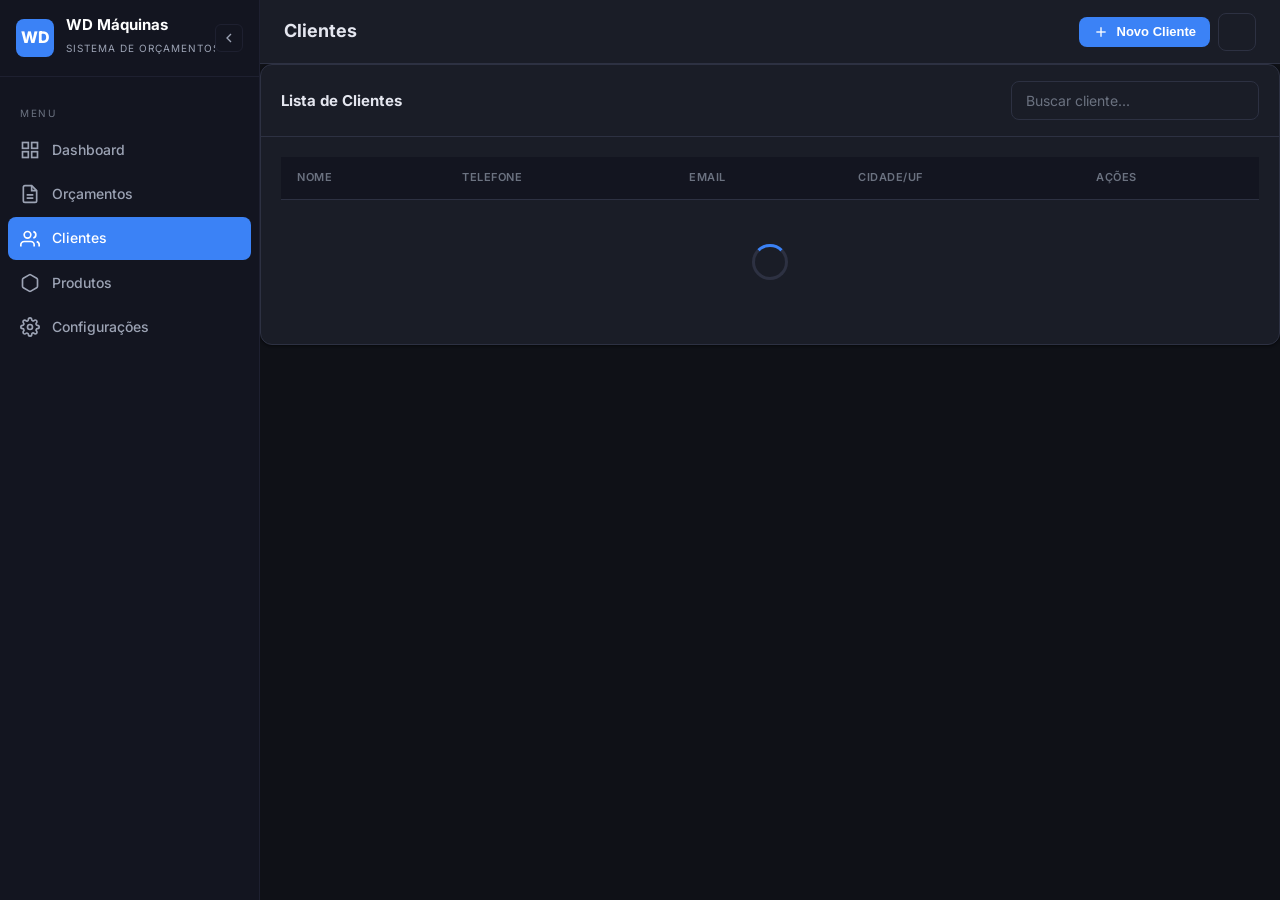
<file: clientes.html>
<!DOCTYPE html>
<html lang="pt-BR" data-theme="dark">
<head>
    <meta charset="UTF-8">
    <meta name="viewport" content="width=device-width, initial-scale=1.0">
    <title>Clientes - WD Máquinas</title>
    <link href="https://fonts.googleapis.com/css2?family=Inter:wght@300;400;500;600;700&display=swap" rel="stylesheet">
    <link rel="stylesheet" href="css/style.css">
</head>
<body>
    <div class="app-layout">
        <aside class="sidebar" id="sidebar">
            <div class="sidebar-header">
                <div class="sidebar-logo">
                    <div class="sidebar-logo-icon">WD</div>
                    <div class="sidebar-logo-text">
                        <h1>WD Máquinas</h1>
                        <span>Sistema de Orçamentos</span>
                    </div>
                </div>
                <button class="sidebar-toggle" id="sidebarCollapse">
                    <svg viewBox="0 0 24 24" fill="none" stroke="currentColor" stroke-width="2"><path d="M15 18l-6-6 6-6"/></svg>
                </button>
            </div>
            <nav class="sidebar-nav">
                <div class="sidebar-nav-label">Menu</div>
                <a href="index.html" class="sidebar-link">
                    <svg viewBox="0 0 24 24" fill="none" stroke="currentColor" stroke-width="2"><rect x="3" y="3" width="7" height="7"/><rect x="14" y="3" width="7" height="7"/><rect x="14" y="14" width="7" height="7"/><rect x="3" y="14" width="7" height="7"/></svg>
                    <span class="sidebar-link-text">Dashboard</span>
                </a>
                <a href="orcamentos.html" class="sidebar-link">
                    <svg viewBox="0 0 24 24" fill="none" stroke="currentColor" stroke-width="2"><path d="M14 2H6a2 2 0 0 0-2 2v16a2 2 0 0 0 2 2h12a2 2 0 0 0 2-2V8z"/><polyline points="14 2 14 8 20 8"/><line x1="16" y1="13" x2="8" y2="13"/><line x1="16" y1="17" x2="8" y2="17"/></svg>
                    <span class="sidebar-link-text">Orçamentos</span>
                </a>
                <a href="clientes.html" class="sidebar-link active">
                    <svg viewBox="0 0 24 24" fill="none" stroke="currentColor" stroke-width="2"><path d="M17 21v-2a4 4 0 0 0-4-4H5a4 4 0 0 0-4 4v2"/><circle cx="9" cy="7" r="4"/><path d="M23 21v-2a4 4 0 0 0-3-3.87"/><path d="M16 3.13a4 4 0 0 1 0 7.75"/></svg>
                    <span class="sidebar-link-text">Clientes</span>
                </a>
                <a href="produtos.html" class="sidebar-link">
                    <svg viewBox="0 0 24 24" fill="none" stroke="currentColor" stroke-width="2"><path d="M21 16V8a2 2 0 0 0-1-1.73l-7-4a2 2 0 0 0-2 0l-7 4A2 2 0 0 0 3 8v8a2 2 0 0 0 1 1.73l7 4a2 2 0 0 0 2 0l7-4A2 2 0 0 0 21 16z"/></svg>
                    <span class="sidebar-link-text">Produtos</span>
                </a>
                <a href="configuracoes.html" class="sidebar-link">
                    <svg viewBox="0 0 24 24" fill="none" stroke="currentColor" stroke-width="2"><circle cx="12" cy="12" r="3"/><path d="M19.4 15a1.65 1.65 0 0 0 .33 1.82l.06.06a2 2 0 0 1 0 2.83 2 2 0 0 1-2.83 0l-.06-.06a1.65 1.65 0 0 0-1.82-.33 1.65 1.65 0 0 0-1 1.51V21a2 2 0 0 1-2 2 2 2 0 0 1-2-2v-.09A1.65 1.65 0 0 0 9 19.4a1.65 1.65 0 0 0-1.82.33l-.06.06a2 2 0 0 1-2.83 0 2 2 0 0 1 0-2.83l.06-.06A1.65 1.65 0 0 0 4.68 15a1.65 1.65 0 0 0-1.51-1H3a2 2 0 0 1-2-2 2 2 0 0 1 2-2h.09A1.65 1.65 0 0 0 4.6 9a1.65 1.65 0 0 0-.33-1.82l-.06-.06a2 2 0 0 1 0-2.83 2 2 0 0 1 2.83 0l.06.06A1.65 1.65 0 0 0 9 4.68a1.65 1.65 0 0 0 1-1.51V3a2 2 0 0 1 2-2 2 2 0 0 1 2 2v.09a1.65 1.65 0 0 0 1 1.51 1.65 1.65 0 0 0 1.82-.33l.06-.06a2 2 0 0 1 2.83 0 2 2 0 0 1 0 2.83l-.06.06a1.65 1.65 0 0 0-.33 1.82V9a1.65 1.65 0 0 0 1.51 1H21a2 2 0 0 1 2 2 2 2 0 0 1-2 2h-.09a1.65 1.65 0 0 0-1.51 1z"/></svg>
                    <span class="sidebar-link-text">Configurações</span>
                </a>
            </nav>
        </aside>
        <div class="sidebar-overlay" id="sidebarOverlay"></div>

        <main class="main-content">
            <header class="main-header">
                <div class="header-left">
                    <button class="menu-toggle" id="menuToggle">
                        <svg viewBox="0 0 24 24" fill="none" stroke="currentColor" stroke-width="2"><line x1="3" y1="12" x2="21" y2="12"/><line x1="3" y1="6" x2="21" y2="6"/><line x1="3" y1="18" x2="21" y2="18"/></svg>
                    </button>
                    <h2>Clientes</h2>
                </div>
                <div class="header-right">
                    <button class="btn btn-primary btn-sm" id="btnNovoCliente">
                        <svg viewBox="0 0 24 24" fill="none" stroke="currentColor" stroke-width="2"><line x1="12" y1="5" x2="12" y2="19"/><line x1="5" y1="12" x2="19" y2="12"/></svg>
                        <span>Novo Cliente</span>
                    </button>
                    <button class="theme-toggle" id="themeToggle"></button>
                </div>
            </header>

            <div class="content-body">
                <div class="card">
                    <div class="card-header">
                        <h3>Lista de Clientes</h3>
                        <input type="text" id="searchCliente" placeholder="Buscar cliente..." class="form-input" style="max-width:300px;">
                    </div>
                    <div class="card-body">
                        <div class="table-container">
                            <table>
                                <thead>
                                    <tr>
                                        <th>Nome</th>
                                        <th>Telefone</th>
                                        <th>Email</th>
                                        <th>Cidade/UF</th>
                                        <th>Ações</th>
                                    </tr>
                                </thead>
                                <tbody id="clientesTableBody">
                                    <tr><td colspan="5" style="text-align:center;"><div class="spinner"></div></td></tr>
                                </tbody>
                            </table>
                        </div>
                    </div>
                </div>
            </div>
        </main>
    </div>

    <!-- Modal Criar/Editar Cliente -->
    <div class="modal-overlay" id="modalCliente">
        <div class="modal">
            <div class="modal-header">
                <h3 id="modalClienteTitulo">Novo Cliente</h3>
                <button class="modal-close" id="btnFecharModalCliente">&times;</button>
            </div>
            <div class="modal-body">
                <form id="formCliente">
                    <input type="hidden" id="clienteId">
                    <div class="form-grid">
                        <div class="form-group full-width">
                            <label for="clienteNome">Nome *</label>
                            <input type="text" id="clienteNome" class="form-input" required>
                        </div>
                        <div class="form-group">
                            <label for="clienteCpfCnpj">CPF/CNPJ</label>
                            <input type="text" id="clienteCpfCnpj" class="form-input" maxlength="18">
                        </div>
                        <div class="form-group">
                            <label for="clienteTelefone">Telefone</label>
                            <input type="text" id="clienteTelefone" class="form-input" maxlength="15">
                        </div>
                        <div class="form-group full-width">
                            <label for="clienteEmail">Email</label>
                            <input type="email" id="clienteEmail" class="form-input">
                        </div>
                        <div class="form-group full-width">
                            <label for="clienteEndereco">Endereço</label>
                            <input type="text" id="clienteEndereco" class="form-input">
                        </div>
                        <div class="form-group">
                            <label for="clienteCidade">Cidade</label>
                            <input type="text" id="clienteCidade" class="form-input">
                        </div>
                        <div class="form-group">
                            <label for="clienteEstado">Estado</label>
                            <select id="clienteEstado" class="form-input">
                                <option value="">Selecione</option>
                                <option value="AC">AC</option><option value="AL">AL</option>
                                <option value="AP">AP</option><option value="AM">AM</option>
                                <option value="BA">BA</option><option value="CE">CE</option>
                                <option value="DF">DF</option><option value="ES">ES</option>
                                <option value="GO">GO</option><option value="MA">MA</option>
                                <option value="MT">MT</option><option value="MS">MS</option>
                                <option value="MG">MG</option><option value="PA">PA</option>
                                <option value="PB">PB</option><option value="PR">PR</option>
                                <option value="PE">PE</option><option value="PI">PI</option>
                                <option value="RJ">RJ</option><option value="RN">RN</option>
                                <option value="RS">RS</option><option value="RO">RO</option>
                                <option value="RR">RR</option><option value="SC">SC</option>
                                <option value="SP">SP</option><option value="SE">SE</option>
                                <option value="TO">TO</option>
                            </select>
                        </div>
                        <div class="form-group">
                            <label for="clienteCep">CEP</label>
                            <input type="text" id="clienteCep" class="form-input" maxlength="9">
                        </div>
                    </div>
                    <div class="modal-footer">
                        <button type="button" class="btn btn-secondary" id="btnCancelarCliente">Cancelar</button>
                        <button type="submit" class="btn btn-primary">Salvar</button>
                    </div>
                </form>
            </div>
        </div>
    </div>

    <!-- Modal Confirmar Exclusão -->
    <div class="modal-overlay" id="modalDeleteCliente">
        <div class="modal" style="max-width:440px;">
            <div class="modal-header">
                <h3>Confirmar Exclusão</h3>
                <button class="modal-close" id="btnFecharModalDelete">&times;</button>
            </div>
            <div class="modal-body">
                <p>Tem certeza que deseja excluir este cliente? Esta ação não pode ser desfeita.</p>
            </div>
            <div class="modal-footer">
                <button class="btn btn-secondary" id="btnCancelarDelete">Cancelar</button>
                <button class="btn btn-danger" id="btnConfirmarDelete">Excluir</button>
            </div>
        </div>
    </div>

    <div class="toast-container" id="toastContainer"></div>

    <script src="js/app.js"></script>
    <script src="js/clientes.js"></script>
</body>
</html>
</file>
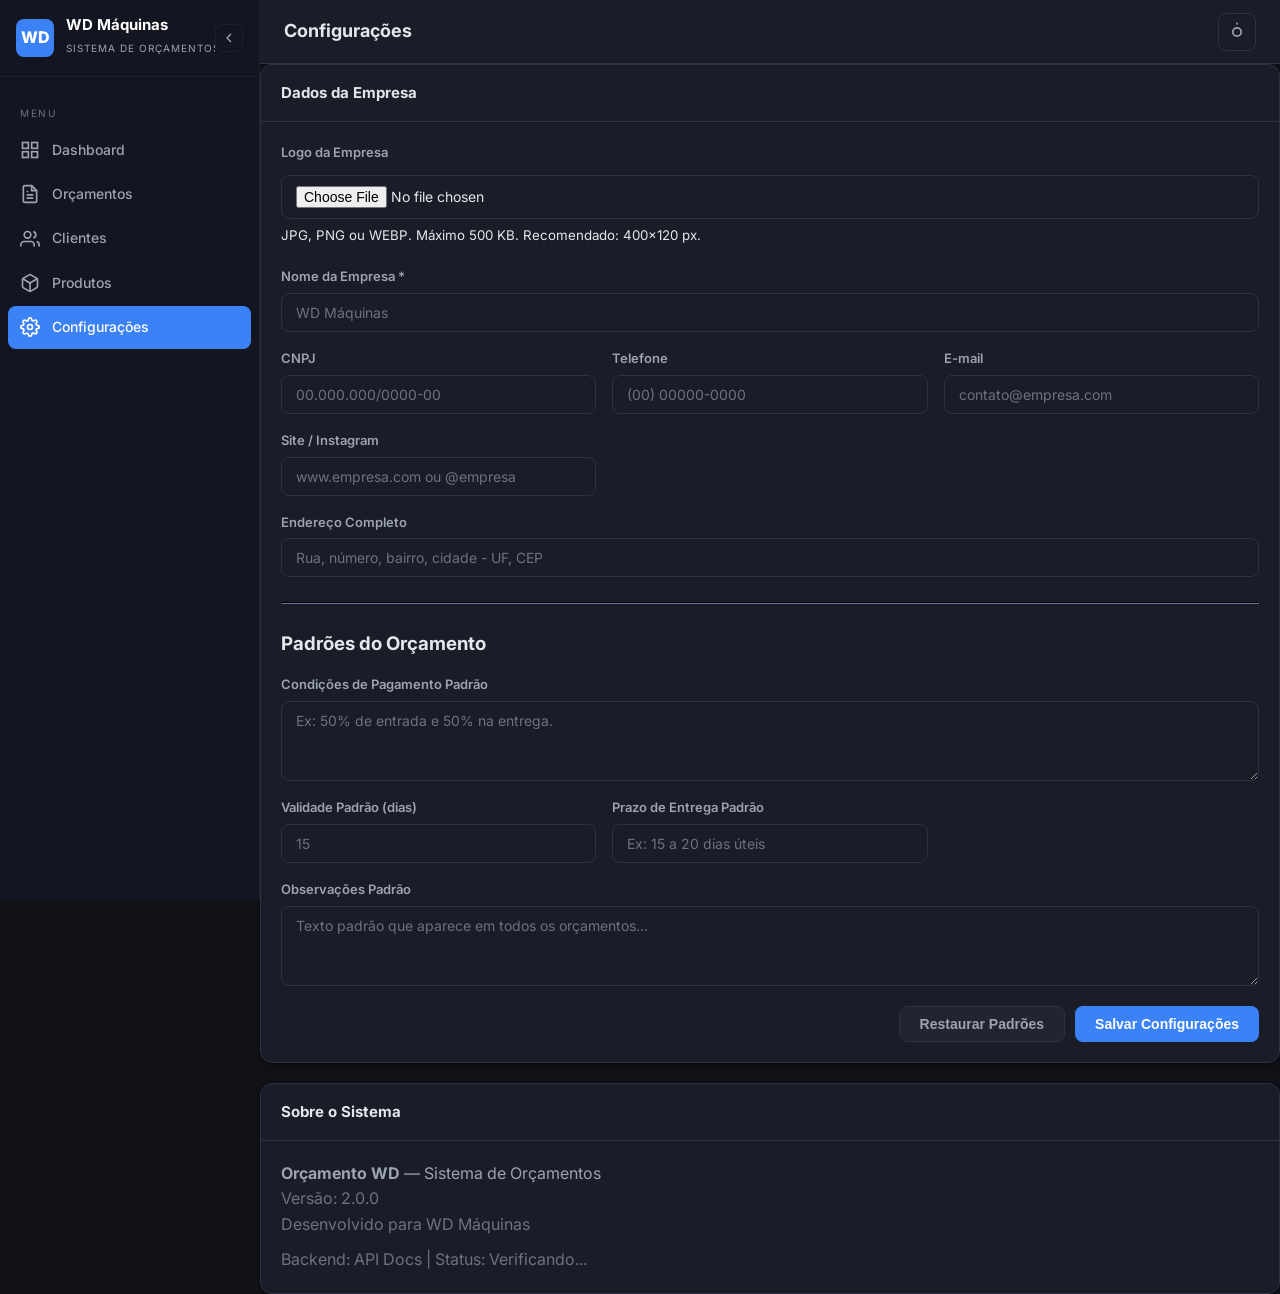
<file: configuracoes.html>
<!DOCTYPE html>
<html lang="pt-BR" data-theme="dark">
<head>
    <meta charset="UTF-8">
    <meta name="viewport" content="width=device-width, initial-scale=1.0">
    <title>Configurações | WD Máquinas</title>
    <link rel="preconnect" href="https://fonts.googleapis.com">
    <link rel="preconnect" href="https://fonts.gstatic.com" crossorigin>
    <link href="https://fonts.googleapis.com/css2?family=Inter:wght@400;500;600;700;800&display=swap" rel="stylesheet">
    <link rel="stylesheet" href="css/style.css">
</head>
<body>
    <div class="app-layout">

        <div class="sidebar-overlay" id="sidebarOverlay"></div>

        <aside class="sidebar" id="sidebar">
            <div class="sidebar-header">
                <div class="sidebar-logo">
                    <div class="sidebar-logo-icon">WD</div>
                    <div class="sidebar-logo-text">
                        <h1>WD Máquinas</h1>
                        <span>Sistema de Orçamentos</span>
                    </div>
                </div>
                <button class="sidebar-toggle" id="sidebarCollapse" aria-label="Recolher menu">
                    <svg width="20" height="20" viewBox="0 0 24 24" fill="none" stroke="currentColor" stroke-width="2"><path d="M15 18l-6-6 6-6"/></svg>
                </button>
            </div>
            <nav class="sidebar-nav">
                <div class="sidebar-nav-label">Menu</div>
                <a href="index.html" class="sidebar-link" title="Dashboard">
                    <svg width="20" height="20" viewBox="0 0 24 24" fill="none" stroke="currentColor" stroke-width="2"><rect x="3" y="3" width="7" height="7"/><rect x="14" y="3" width="7" height="7"/><rect x="3" y="14" width="7" height="7"/><rect x="14" y="14" width="7" height="7"/></svg>
                    <span class="sidebar-link-text">Dashboard</span>
                </a>
                <a href="orcamentos.html" class="sidebar-link" title="Orçamentos">
                    <svg width="20" height="20" viewBox="0 0 24 24" fill="none" stroke="currentColor" stroke-width="2"><path d="M14 2H6a2 2 0 0 0-2 2v16a2 2 0 0 0 2 2h12a2 2 0 0 0 2-2V8z"/><polyline points="14 2 14 8 20 8"/><line x1="16" y1="13" x2="8" y2="13"/><line x1="16" y1="17" x2="8" y2="17"/><polyline points="10 9 9 9 8 9"/></svg>
                    <span class="sidebar-link-text">Orçamentos</span>
                </a>
                <a href="clientes.html" class="sidebar-link" title="Clientes">
                    <svg width="20" height="20" viewBox="0 0 24 24" fill="none" stroke="currentColor" stroke-width="2"><path d="M17 21v-2a4 4 0 0 0-4-4H5a4 4 0 0 0-4 4v2"/><circle cx="9" cy="7" r="4"/><path d="M23 21v-2a4 4 0 0 0-3-3.87"/><path d="M16 3.13a4 4 0 0 1 0 7.75"/></svg>
                    <span class="sidebar-link-text">Clientes</span>
                </a>
                <a href="produtos.html" class="sidebar-link" title="Produtos">
                    <svg width="20" height="20" viewBox="0 0 24 24" fill="none" stroke="currentColor" stroke-width="2"><path d="M21 16V8a2 2 0 0 0-1-1.73l-7-4a2 2 0 0 0-2 0l-7 4A2 2 0 0 0 3 8v8a2 2 0 0 0 1 1.73l7 4a2 2 0 0 0 2 0l7-4A2 2 0 0 0 21 16z"/><polyline points="3.27 6.96 12 12.01 20.73 6.96"/><line x1="12" y1="22.08" x2="12" y2="12"/></svg>
                    <span class="sidebar-link-text">Produtos</span>
                </a>
                <a href="configuracoes.html" class="sidebar-link active" title="Configurações">
                    <svg width="20" height="20" viewBox="0 0 24 24" fill="none" stroke="currentColor" stroke-width="2"><circle cx="12" cy="12" r="3"/><path d="M19.4 15a1.65 1.65 0 0 0 .33 1.82l.06.06a2 2 0 0 1 0 2.83 2 2 0 0 1-2.83 0l-.06-.06a1.65 1.65 0 0 0-1.82-.33 1.65 1.65 0 0 0-1 1.51V21a2 2 0 0 1-2 2 2 2 0 0 1-2-2v-.09A1.65 1.65 0 0 0 9 19.4a1.65 1.65 0 0 0-1.82.33l-.06.06a2 2 0 0 1-2.83 0 2 2 0 0 1 0-2.83l.06-.06A1.65 1.65 0 0 0 4.68 15a1.65 1.65 0 0 0-1.51-1H3a2 2 0 0 1-2-2 2 2 0 0 1 2-2h.09A1.65 1.65 0 0 0 4.6 9a1.65 1.65 0 0 0-.33-1.82l-.06-.06a2 2 0 0 1 0-2.83 2 2 0 0 1 2.83 0l.06.06A1.65 1.65 0 0 0 9 4.68a1.65 1.65 0 0 0 1-1.51V3a2 2 0 0 1 2-2 2 2 0 0 1 2 2v.09a1.65 1.65 0 0 0 1 1.51 1.65 1.65 0 0 0 1.82-.33l.06-.06a2 2 0 0 1 2.83 0 2 2 0 0 1 0 2.83l-.06.06a1.65 1.65 0 0 0-.33 1.82V9a1.65 1.65 0 0 0 1.51 1H21a2 2 0 0 1 2 2 2 2 0 0 1-2 2h-.09a1.65 1.65 0 0 0-1.51 1z"/></svg>
                    <span class="sidebar-link-text">Configurações</span>
                </a>
            </nav>
        </aside>

        <main class="main-content">
            <header class="main-header" id="mainHeader">
                <div class="header-left">
                    <button class="menu-toggle" id="menuToggle" aria-label="Abrir menu">
                        <svg width="24" height="24" viewBox="0 0 24 24" fill="none" stroke="currentColor" stroke-width="2"><line x1="3" y1="12" x2="21" y2="12"/><line x1="3" y1="6" x2="21" y2="6"/><line x1="3" y1="18" x2="21" y2="18"/></svg>
                    </button>
                    <h2>Configurações</h2>
                </div>
                <div class="header-right">
                    <button class="theme-toggle" id="themeToggle" title="Alternar tema">
                        <svg width="20" height="20" viewBox="0 0 24 24" fill="none" stroke="currentColor" stroke-width="2"><circle cx="12" cy="12" r="5"/><line x1="12" y1="1" x2="12" y2="3"/></svg>
                    </button>
                </div>
            </header>

            <div class="content-body">
                <div class="card">
                    <div class="card-header">
                        <h3>Dados da Empresa</h3>
                    </div>
                    <div class="card-body">
                        <form id="formConfigEmpresa">
                            <div class="form-group" style="margin-bottom:20px;">
                                <label for="cfgLogo">Logo da Empresa</label>
                                <div id="cfgLogoPreview" class="image-preview-container"></div>
                                <input type="file" id="cfgLogo" class="form-input" accept="image/jpeg,image/png,image/webp">
                                <small class="form-hint">JPG, PNG ou WEBP. Máximo 500 KB. Recomendado: 400×120 px.</small>
                            </div>

                            <div class="form-grid">
                                <div class="form-group full-width">
                                    <label for="cfgNomeEmpresa">Nome da Empresa *</label>
                                    <input type="text" id="cfgNomeEmpresa" class="form-input" required placeholder="WD Máquinas">
                                </div>
                                <div class="form-group">
                                    <label for="cfgCnpj">CNPJ</label>
                                    <input type="text" id="cfgCnpj" class="form-input" placeholder="00.000.000/0000-00" maxlength="18">
                                </div>
                                <div class="form-group">
                                    <label for="cfgTelefone">Telefone</label>
                                    <input type="text" id="cfgTelefone" class="form-input" placeholder="(00) 00000-0000" maxlength="15">
                                </div>
                                <div class="form-group">
                                    <label for="cfgEmail">E-mail</label>
                                    <input type="email" id="cfgEmail" class="form-input" placeholder="contato@empresa.com">
                                </div>
                                <div class="form-group">
                                    <label for="cfgSite">Site / Instagram</label>
                                    <input type="text" id="cfgSite" class="form-input" placeholder="www.empresa.com ou @empresa">
                                </div>
                                <div class="form-group full-width">
                                    <label for="cfgEndereco">Endereço Completo</label>
                                    <input type="text" id="cfgEndereco" class="form-input" placeholder="Rua, número, bairro, cidade - UF, CEP">
                                </div>
                            </div>

                            <hr style="margin:25px 0;border-color:var(--border-color);">

                            <h3 style="margin-bottom:15px;color:var(--text-primary);">Padrões do Orçamento</h3>
                            <div class="form-grid">
                                <div class="form-group full-width">
                                    <label for="cfgCondicoesPadrao">Condições de Pagamento Padrão</label>
                                    <textarea id="cfgCondicoesPadrao" class="form-input" rows="3" placeholder="Ex: 50% de entrada e 50% na entrega."></textarea>
                                </div>
                                <div class="form-group">
                                    <label for="cfgValidadeDias">Validade Padrão (dias)</label>
                                    <input type="number" id="cfgValidadeDias" class="form-input" min="1" max="365" placeholder="15">
                                </div>
                                <div class="form-group">
                                    <label for="cfgPrazoEntregaPadrao">Prazo de Entrega Padrão</label>
                                    <input type="text" id="cfgPrazoEntregaPadrao" class="form-input" placeholder="Ex: 15 a 20 dias úteis">
                                </div>
                                <div class="form-group full-width">
                                    <label for="cfgObservacoesPadrao">Observações Padrão</label>
                                    <textarea id="cfgObservacoesPadrao" class="form-input" rows="3" placeholder="Texto padrão que aparece em todos os orçamentos..."></textarea>
                                </div>
                            </div>

                            <div style="margin-top:20px;display:flex;gap:10px;justify-content:flex-end;">
                                <button type="button" class="btn btn-secondary" id="btnResetarConfig">Restaurar Padrões</button>
                                <button type="submit" class="btn btn-primary" id="btnSalvarConfig">Salvar Configurações</button>
                            </div>
                        </form>
                    </div>
                </div>

                <div class="card" style="margin-top:20px;">
                    <div class="card-header">
                        <h3>Sobre o Sistema</h3>
                    </div>
                    <div class="card-body">
                        <p style="color:var(--text-secondary);"><strong>Orçamento WD</strong> — Sistema de Orçamentos</p>
                        <p style="color:var(--text-muted);">Versão: 2.0.0</p>
                        <p style="color:var(--text-muted);">Desenvolvido para WD Máquinas</p>
                        <p style="margin-top:10px;color:var(--text-muted);">
                            Backend: <a href="" id="cfgApiDocsLink" target="_blank" rel="noopener" style="color:var(--color-primary);">API Docs</a>
                            | Status: <span id="cfgApiStatus">Verificando...</span>
                        </p>
                    </div>
                </div>
            </div>
        </main>
    </div>

    <div id="toastContainer" class="toast-container"></div>

    <script src="js/app.js"></script>
    <script src="js/configuracoes.js"></script>
</body>
</html>
</file>
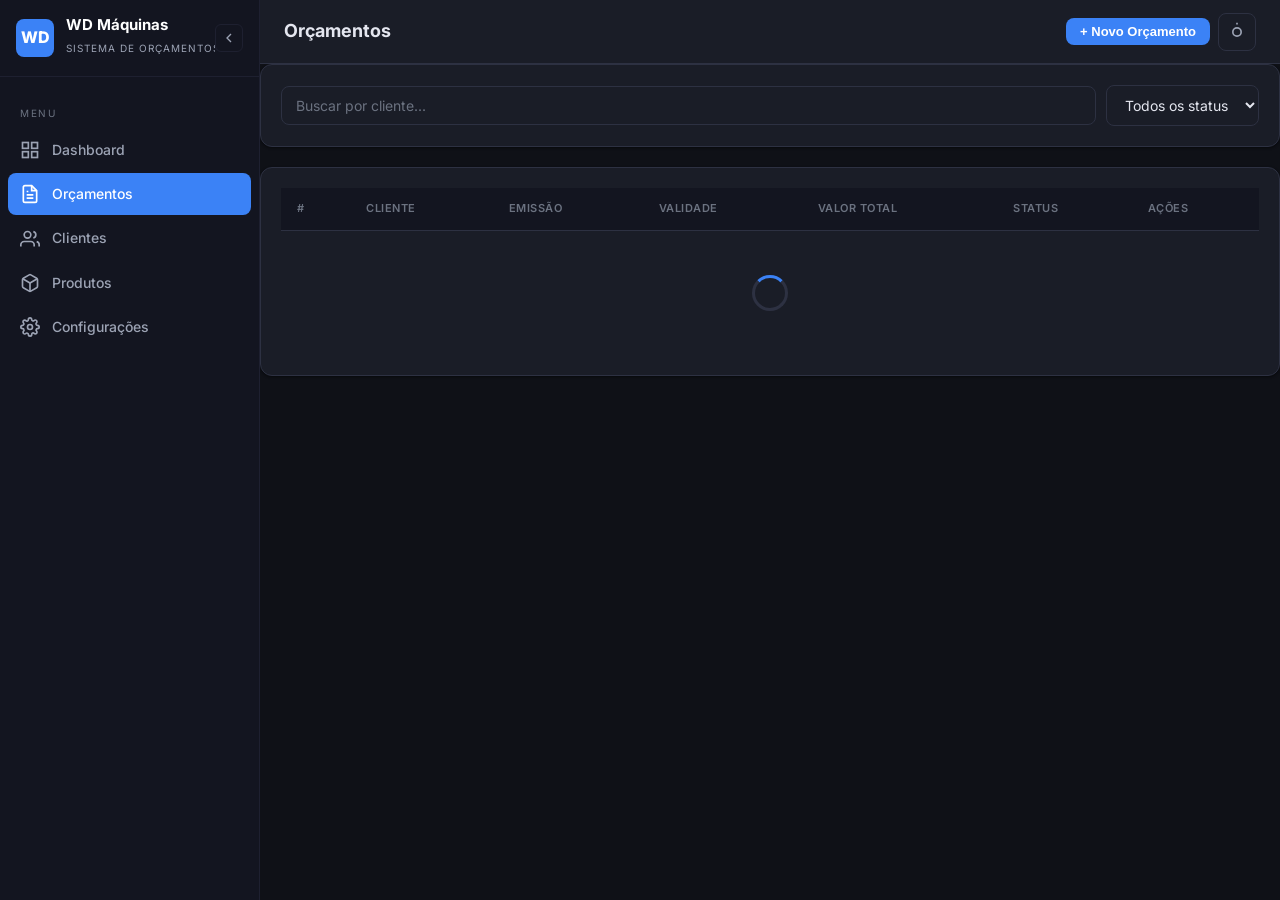
<file: orcamentos.html>
<!DOCTYPE html>
<html lang="pt-BR" data-theme="dark">
<head>
    <meta charset="UTF-8">
    <meta name="viewport" content="width=device-width, initial-scale=1.0">
    <title>Orçamentos | WD Máquinas</title>
    <link rel="preconnect" href="https://fonts.googleapis.com">
    <link rel="preconnect" href="https://fonts.gstatic.com" crossorigin>
    <link href="https://fonts.googleapis.com/css2?family=Inter:wght@400;500;600;700;800&display=swap" rel="stylesheet">
    <link rel="stylesheet" href="css/style.css">
</head>
<body>
    <div class="app-layout">

        <div class="sidebar-overlay" id="sidebarOverlay"></div>

        <aside class="sidebar" id="sidebar">
            <div class="sidebar-header">
                <div class="sidebar-logo">
                    <div class="sidebar-logo-icon">WD</div>
                    <div class="sidebar-logo-text">
                        <h1>WD Máquinas</h1>
                        <span>Sistema de Orçamentos</span>
                    </div>
                </div>
                <button class="sidebar-toggle" id="sidebarCollapse" aria-label="Recolher menu">
                    <svg width="20" height="20" viewBox="0 0 24 24" fill="none" stroke="currentColor" stroke-width="2"><path d="M15 18l-6-6 6-6"/></svg>
                </button>
            </div>
            <nav class="sidebar-nav">
                <div class="sidebar-nav-label">Menu</div>
                <a href="index.html" class="sidebar-link" title="Dashboard">
                    <svg width="20" height="20" viewBox="0 0 24 24" fill="none" stroke="currentColor" stroke-width="2"><rect x="3" y="3" width="7" height="7"/><rect x="14" y="3" width="7" height="7"/><rect x="3" y="14" width="7" height="7"/><rect x="14" y="14" width="7" height="7"/></svg>
                    <span class="sidebar-link-text">Dashboard</span>
                </a>
                <a href="orcamentos.html" class="sidebar-link active" title="Orçamentos">
                    <svg width="20" height="20" viewBox="0 0 24 24" fill="none" stroke="currentColor" stroke-width="2"><path d="M14 2H6a2 2 0 0 0-2 2v16a2 2 0 0 0 2 2h12a2 2 0 0 0 2-2V8z"/><polyline points="14 2 14 8 20 8"/><line x1="16" y1="13" x2="8" y2="13"/><line x1="16" y1="17" x2="8" y2="17"/><polyline points="10 9 9 9 8 9"/></svg>
                    <span class="sidebar-link-text">Orçamentos</span>
                </a>
                <a href="clientes.html" class="sidebar-link" title="Clientes">
                    <svg width="20" height="20" viewBox="0 0 24 24" fill="none" stroke="currentColor" stroke-width="2"><path d="M17 21v-2a4 4 0 0 0-4-4H5a4 4 0 0 0-4 4v2"/><circle cx="9" cy="7" r="4"/><path d="M23 21v-2a4 4 0 0 0-3-3.87"/><path d="M16 3.13a4 4 0 0 1 0 7.75"/></svg>
                    <span class="sidebar-link-text">Clientes</span>
                </a>
                <a href="produtos.html" class="sidebar-link" title="Produtos">
                    <svg width="20" height="20" viewBox="0 0 24 24" fill="none" stroke="currentColor" stroke-width="2"><path d="M21 16V8a2 2 0 0 0-1-1.73l-7-4a2 2 0 0 0-2 0l-7 4A2 2 0 0 0 3 8v8a2 2 0 0 0 1 1.73l7 4a2 2 0 0 0 2 0l7-4A2 2 0 0 0 21 16z"/><polyline points="3.27 6.96 12 12.01 20.73 6.96"/><line x1="12" y1="22.08" x2="12" y2="12"/></svg>
                    <span class="sidebar-link-text">Produtos</span>
                </a>
                <a href="configuracoes.html" class="sidebar-link" title="Configurações">
                    <svg width="20" height="20" viewBox="0 0 24 24" fill="none" stroke="currentColor" stroke-width="2"><circle cx="12" cy="12" r="3"/><path d="M19.4 15a1.65 1.65 0 0 0 .33 1.82l.06.06a2 2 0 0 1 0 2.83 2 2 0 0 1-2.83 0l-.06-.06a1.65 1.65 0 0 0-1.82-.33 1.65 1.65 0 0 0-1 1.51V21a2 2 0 0 1-2 2 2 2 0 0 1-2-2v-.09A1.65 1.65 0 0 0 9 19.4a1.65 1.65 0 0 0-1.82.33l-.06.06a2 2 0 0 1-2.83 0 2 2 0 0 1 0-2.83l.06-.06A1.65 1.65 0 0 0 4.68 15a1.65 1.65 0 0 0-1.51-1H3a2 2 0 0 1-2-2 2 2 0 0 1 2-2h.09A1.65 1.65 0 0 0 4.6 9a1.65 1.65 0 0 0-.33-1.82l-.06-.06a2 2 0 0 1 0-2.83 2 2 0 0 1 2.83 0l.06.06A1.65 1.65 0 0 0 9 4.68a1.65 1.65 0 0 0 1-1.51V3a2 2 0 0 1 2-2 2 2 0 0 1 2 2v.09a1.65 1.65 0 0 0 1 1.51 1.65 1.65 0 0 0 1.82-.33l.06-.06a2 2 0 0 1 2.83 0 2 2 0 0 1 0 2.83l-.06.06a1.65 1.65 0 0 0-.33 1.82V9a1.65 1.65 0 0 0 1.51 1H21a2 2 0 0 1 2 2 2 2 0 0 1-2 2h-.09a1.65 1.65 0 0 0-1.51 1z"/></svg>
                    <span class="sidebar-link-text">Configurações</span>
                </a>
            </nav>
        </aside>

        <main class="main-content">
            <header class="main-header" id="mainHeader">
                <div class="header-left">
                    <button class="menu-toggle" id="menuToggle" aria-label="Abrir menu">
                        <svg width="24" height="24" viewBox="0 0 24 24" fill="none" stroke="currentColor" stroke-width="2"><line x1="3" y1="12" x2="21" y2="12"/><line x1="3" y1="6" x2="21" y2="6"/><line x1="3" y1="18" x2="21" y2="18"/></svg>
                    </button>
                    <h2 id="orcPageTitle">Orçamentos</h2>
                </div>
                <div class="header-right" id="orcHeaderActions">
                    <button class="btn btn-primary btn-sm" id="btnNovoOrcamento">+ Novo Orçamento</button>
                    <button class="theme-toggle" id="themeToggle" title="Alternar tema">
                        <svg width="20" height="20" viewBox="0 0 24 24" fill="none" stroke="currentColor" stroke-width="2"><circle cx="12" cy="12" r="5"/><line x1="12" y1="1" x2="12" y2="3"/></svg>
                    </button>
                </div>
            </header>

            <div class="content-body">

                <!-- SEÇÃO: Lista de Orçamentos -->
                <div id="secaoLista">
                    <div class="card">
                        <div class="card-body">
                            <div style="display:flex;gap:10px;flex-wrap:wrap;align-items:center;">
                                <input type="text" id="buscaOrcamento" class="form-input" placeholder="Buscar por cliente..." style="flex:1;min-width:200px;">
                                <select id="filtroStatus" class="form-input" style="width:auto;min-width:150px;">
                                    <option value="">Todos os status</option>
                                    <option value="pendente">Pendente</option>
                                    <option value="aprovado">Aprovado</option>
                                    <option value="recusado">Recusado</option>
                                    <option value="expirado">Expirado</option>
                                </select>
                            </div>
                        </div>
                    </div>

                    <div class="card" style="margin-top:20px;">
                        <div class="card-body">
                            <div class="table-container">
                                <table>
                                    <thead>
                                        <tr>
                                            <th>#</th>
                                            <th>Cliente</th>
                                            <th>Emissão</th>
                                            <th>Validade</th>
                                            <th>Valor Total</th>
                                            <th>Status</th>
                                            <th>Ações</th>
                                        </tr>
                                    </thead>
                                    <tbody id="tabelaOrcamentos">
                                        <tr><td colspan="7"><div class="spinner"></div></td></tr>
                                    </tbody>
                                </table>
                            </div>
                        </div>
                    </div>
                </div>

                <!-- SEÇÃO: Formulário Novo Orçamento -->
                <div id="secaoFormulario" style="display:none;">
                    <div class="card">
                        <div class="card-header">
                            <h3>Novo Orçamento</h3>
                            <button class="btn btn-secondary btn-sm" id="btnVoltarLista">← Voltar à lista</button>
                        </div>
                        <div class="card-body">
                            <form id="formOrcamento">
                                <div class="form-grid">
                                    <div class="form-group full-width">
                                        <label for="orcClienteId">Cliente *</label>
                                        <select id="orcClienteId" class="form-input" required>
                                            <option value="">Selecione um cliente...</option>
                                        </select>
                                    </div>
                                    <div class="form-group">
                                        <label for="orcDataEmissao">Data de Emissão</label>
                                        <input type="date" id="orcDataEmissao" class="form-input">
                                    </div>
                                    <div class="form-group">
                                        <label for="orcDataValidade">Data de Validade</label>
                                        <input type="date" id="orcDataValidade" class="form-input">
                                    </div>
                                    <div class="form-group">
                                        <label for="orcFormaPagamento">Forma de Pagamento</label>
                                        <input type="text" id="orcFormaPagamento" class="form-input" placeholder="Ex: 10x cartão ou 10% à vista">
                                    </div>
                                    <div class="form-group">
                                        <label for="orcPrazoEntrega">Prazo de Entrega</label>
                                        <input type="text" id="orcPrazoEntrega" class="form-input" placeholder="Ex: 5 dias úteis">
                                    </div>
                                    <div class="form-group full-width">
                                        <label for="orcObservacoes">Observações</label>
                                        <textarea id="orcObservacoes" class="form-input" rows="2" placeholder="Observações adicionais..."></textarea>
                                    </div>
                                </div>

                                <div style="margin-top:25px;">
                                    <div style="display:flex;justify-content:space-between;align-items:center;margin-bottom:15px;">
                                        <h3 style="margin:0;color:var(--text-primary);">Itens do Orçamento</h3>
                                        <button type="button" class="btn btn-success btn-sm" id="btnAdicionarItem">+ Adicionar Item</button>
                                    </div>
                                    <div id="itensContainer"></div>
                                    <div style="text-align:right;margin-top:16px;font-size:18px;font-weight:700;color:var(--text-primary);">
                                        TOTAL: <span id="orcTotalDisplay" style="color:var(--color-primary);">R$ 0,00</span>
                                    </div>
                                </div>

                                <div style="margin-top:20px;display:flex;gap:10px;justify-content:flex-end;">
                                    <button type="button" class="btn btn-secondary" id="btnCancelarOrcamento">Cancelar</button>
                                    <button type="submit" class="btn btn-primary" id="btnSalvarOrcamento">Salvar e Visualizar</button>
                                </div>
                            </form>
                        </div>
                    </div>
                </div>

            </div>
        </main>
    </div>

    <!-- Modal: Mudar Status -->
    <div class="modal-overlay" id="modalStatus">
        <div class="modal">
            <div class="modal-header">
                <h3>Alterar Status</h3>
                <button class="modal-close" id="btnFecharModalStatus">&times;</button>
            </div>
            <div class="modal-body">
                <input type="hidden" id="statusOrcamentoId">
                <div class="form-group">
                    <label for="novoStatus">Novo Status</label>
                    <select id="novoStatus" class="form-input">
                        <option value="pendente">Pendente</option>
                        <option value="aprovado">Aprovado</option>
                        <option value="recusado">Recusado</option>
                        <option value="expirado">Expirado</option>
                    </select>
                </div>
            </div>
            <div class="modal-footer">
                <button class="btn btn-secondary" id="btnCancelarStatus">Cancelar</button>
                <button class="btn btn-primary" id="btnConfirmarStatus">Confirmar</button>
            </div>
        </div>
    </div>

    <!-- Modal: Confirmar Exclusão -->
    <div class="modal-overlay" id="modalConfirmDeleteOrcamento">
        <div class="modal">
            <div class="modal-header">
                <h3>Confirmar Exclusão</h3>
                <button class="modal-close" id="btnFecharDeleteOrcamento">&times;</button>
            </div>
            <div class="modal-body">
                <p>Tem certeza que deseja excluir este orçamento? Esta ação não pode ser desfeita.</p>
            </div>
            <div class="modal-footer">
                <button class="btn btn-secondary" id="btnCancelarDeleteOrcamento">Cancelar</button>
                <button class="btn btn-danger" id="btnConfirmarDeleteOrcamento">Excluir</button>
            </div>
        </div>
    </div>

    <div id="toastContainer" class="toast-container"></div>

    <script src="js/app.js"></script>
    <script src="js/orcamentos.js"></script>
</body>
</html>
</file>
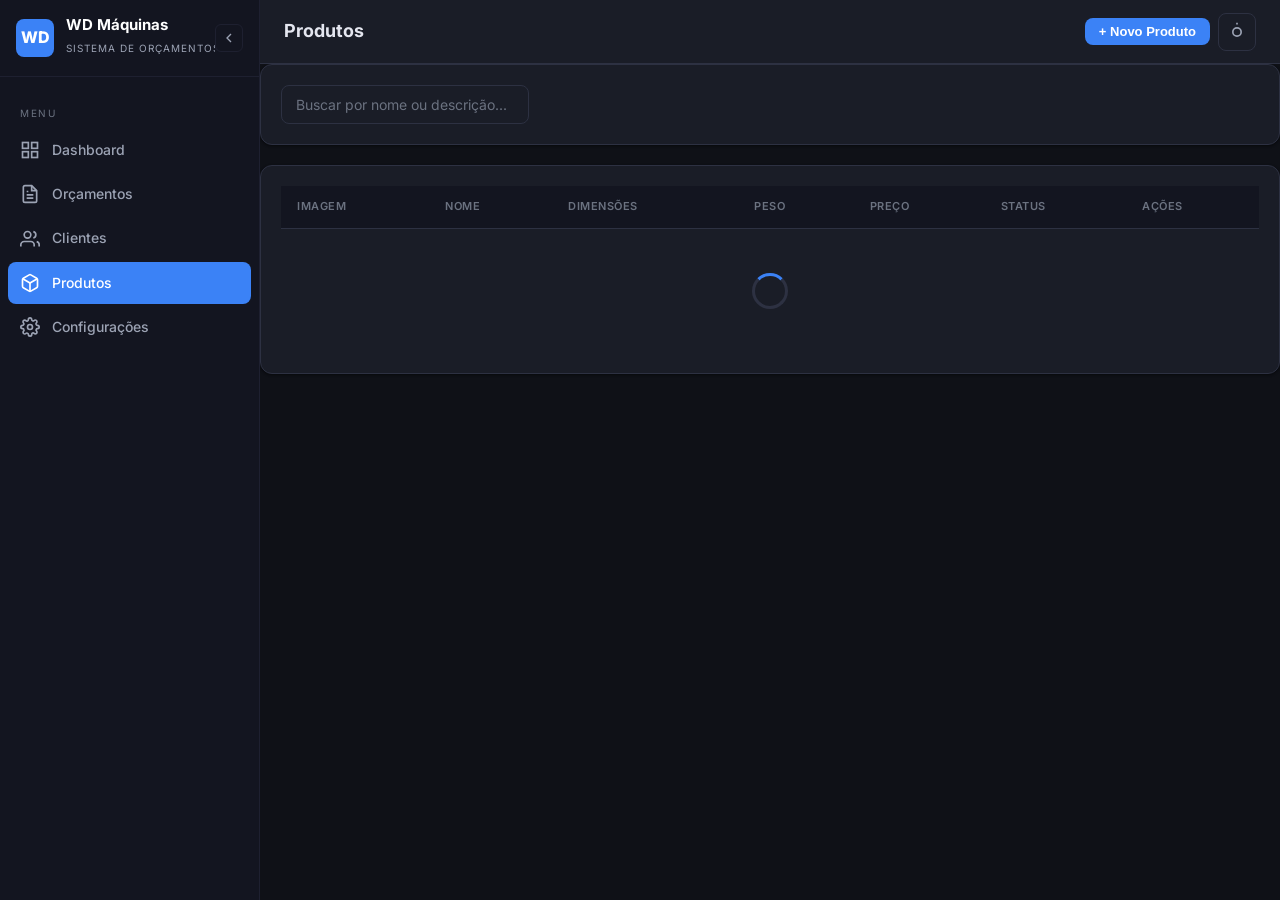
<file: produtos.html>
<!DOCTYPE html>
<html lang="pt-BR" data-theme="dark">
<head>
    <meta charset="UTF-8">
    <meta name="viewport" content="width=device-width, initial-scale=1.0">
    <title>Produtos | WD Máquinas</title>
    <link rel="preconnect" href="https://fonts.googleapis.com">
    <link rel="preconnect" href="https://fonts.gstatic.com" crossorigin>
    <link href="https://fonts.googleapis.com/css2?family=Inter:wght@400;500;600;700;800&display=swap" rel="stylesheet">
    <link rel="stylesheet" href="css/style.css">
</head>
<body>
    <div class="app-layout">

        <div class="sidebar-overlay" id="sidebarOverlay"></div>

        <aside class="sidebar" id="sidebar">
            <div class="sidebar-header">
                <div class="sidebar-logo">
                    <div class="sidebar-logo-icon">WD</div>
                    <div class="sidebar-logo-text">
                        <h1>WD Máquinas</h1>
                        <span>Sistema de Orçamentos</span>
                    </div>
                </div>
                <button class="sidebar-toggle" id="sidebarCollapse" aria-label="Recolher menu">
                    <svg width="20" height="20" viewBox="0 0 24 24" fill="none" stroke="currentColor" stroke-width="2"><path d="M15 18l-6-6 6-6"/></svg>
                </button>
            </div>
            <nav class="sidebar-nav">
                <div class="sidebar-nav-label">Menu</div>
                <a href="index.html" class="sidebar-link" title="Dashboard">
                    <svg width="20" height="20" viewBox="0 0 24 24" fill="none" stroke="currentColor" stroke-width="2"><rect x="3" y="3" width="7" height="7"/><rect x="14" y="3" width="7" height="7"/><rect x="3" y="14" width="7" height="7"/><rect x="14" y="14" width="7" height="7"/></svg>
                    <span class="sidebar-link-text">Dashboard</span>
                </a>
                <a href="orcamentos.html" class="sidebar-link" title="Orçamentos">
                    <svg width="20" height="20" viewBox="0 0 24 24" fill="none" stroke="currentColor" stroke-width="2"><path d="M14 2H6a2 2 0 0 0-2 2v16a2 2 0 0 0 2 2h12a2 2 0 0 0 2-2V8z"/><polyline points="14 2 14 8 20 8"/><line x1="16" y1="13" x2="8" y2="13"/><line x1="16" y1="17" x2="8" y2="17"/><polyline points="10 9 9 9 8 9"/></svg>
                    <span class="sidebar-link-text">Orçamentos</span>
                </a>
                <a href="clientes.html" class="sidebar-link" title="Clientes">
                    <svg width="20" height="20" viewBox="0 0 24 24" fill="none" stroke="currentColor" stroke-width="2"><path d="M17 21v-2a4 4 0 0 0-4-4H5a4 4 0 0 0-4 4v2"/><circle cx="9" cy="7" r="4"/><path d="M23 21v-2a4 4 0 0 0-3-3.87"/><path d="M16 3.13a4 4 0 0 1 0 7.75"/></svg>
                    <span class="sidebar-link-text">Clientes</span>
                </a>
                <a href="produtos.html" class="sidebar-link active" title="Produtos">
                    <svg width="20" height="20" viewBox="0 0 24 24" fill="none" stroke="currentColor" stroke-width="2"><path d="M21 16V8a2 2 0 0 0-1-1.73l-7-4a2 2 0 0 0-2 0l-7 4A2 2 0 0 0 3 8v8a2 2 0 0 0 1 1.73l7 4a2 2 0 0 0 2 0l7-4A2 2 0 0 0 21 16z"/><polyline points="3.27 6.96 12 12.01 20.73 6.96"/><line x1="12" y1="22.08" x2="12" y2="12"/></svg>
                    <span class="sidebar-link-text">Produtos</span>
                </a>
                <a href="configuracoes.html" class="sidebar-link" title="Configurações">
                    <svg width="20" height="20" viewBox="0 0 24 24" fill="none" stroke="currentColor" stroke-width="2"><circle cx="12" cy="12" r="3"/><path d="M19.4 15a1.65 1.65 0 0 0 .33 1.82l.06.06a2 2 0 0 1 0 2.83 2 2 0 0 1-2.83 0l-.06-.06a1.65 1.65 0 0 0-1.82-.33 1.65 1.65 0 0 0-1 1.51V21a2 2 0 0 1-2 2 2 2 0 0 1-2-2v-.09A1.65 1.65 0 0 0 9 19.4a1.65 1.65 0 0 0-1.82.33l-.06.06a2 2 0 0 1-2.83 0 2 2 0 0 1 0-2.83l.06-.06A1.65 1.65 0 0 0 4.68 15a1.65 1.65 0 0 0-1.51-1H3a2 2 0 0 1-2-2 2 2 0 0 1 2-2h.09A1.65 1.65 0 0 0 4.6 9a1.65 1.65 0 0 0-.33-1.82l-.06-.06a2 2 0 0 1 0-2.83 2 2 0 0 1 2.83 0l.06.06A1.65 1.65 0 0 0 9 4.68a1.65 1.65 0 0 0 1-1.51V3a2 2 0 0 1 2-2 2 2 0 0 1 2 2v.09a1.65 1.65 0 0 0 1 1.51 1.65 1.65 0 0 0 1.82-.33l.06-.06a2 2 0 0 1 2.83 0 2 2 0 0 1 0 2.83l-.06.06a1.65 1.65 0 0 0-.33 1.82V9a1.65 1.65 0 0 0 1.51 1H21a2 2 0 0 1 2 2 2 2 0 0 1-2 2h-.09a1.65 1.65 0 0 0-1.51 1z"/></svg>
                    <span class="sidebar-link-text">Configurações</span>
                </a>
            </nav>
        </aside>

        <main class="main-content">
            <header class="main-header" id="mainHeader">
                <div class="header-left">
                    <button class="menu-toggle" id="menuToggle" aria-label="Abrir menu">
                        <svg width="24" height="24" viewBox="0 0 24 24" fill="none" stroke="currentColor" stroke-width="2"><line x1="3" y1="12" x2="21" y2="12"/><line x1="3" y1="6" x2="21" y2="6"/><line x1="3" y1="18" x2="21" y2="18"/></svg>
                    </button>
                    <h2>Produtos</h2>
                </div>
                <div class="header-right">
                    <button class="btn btn-primary btn-sm" id="btnNovoProduto">+ Novo Produto</button>
                    <button class="theme-toggle" id="themeToggle" title="Alternar tema">
                        <svg width="20" height="20" viewBox="0 0 24 24" fill="none" stroke="currentColor" stroke-width="2"><circle cx="12" cy="12" r="5"/><line x1="12" y1="1" x2="12" y2="3"/></svg>
                    </button>
                </div>
            </header>

            <div class="content-body">
                <div class="card">
                    <div class="card-body">
                        <input type="text" id="buscaProduto" class="form-input" placeholder="Buscar por nome ou descrição...">
                    </div>
                </div>

                <div class="card" style="margin-top: 20px;">
                    <div class="card-body">
                        <div class="table-container">
                            <table>
                                <thead>
                                    <tr>
                                        <th>Imagem</th>
                                        <th>Nome</th>
                                        <th>Dimensões</th>
                                        <th>Peso</th>
                                        <th>Preço</th>
                                        <th>Status</th>
                                        <th>Ações</th>
                                    </tr>
                                </thead>
                                <tbody id="tabelaProdutos">
                                    <tr>
                                        <td colspan="7"><div class="spinner"></div></td>
                                    </tr>
                                </tbody>
                            </table>
                        </div>
                    </div>
                </div>
            </div>
        </main>
    </div>

    <!-- Modal: Criar/Editar Produto -->
    <div class="modal-overlay" id="modalProduto">
        <div class="modal modal-lg">
            <div class="modal-header">
                <h3 id="modalProdutoTitulo">Novo Produto</h3>
                <button class="modal-close" id="btnFecharModalProduto">&times;</button>
            </div>
            <form id="formProduto">
                <div class="modal-body">
                    <input type="hidden" id="produtoId">
                    <input type="hidden" id="produtoImagemBase64">

                    <div class="form-grid">
                        <div class="form-group full-width">
                            <label for="produtoNome">Nome do Produto *</label>
                            <input type="text" id="produtoNome" class="form-input" required placeholder="Ex: Marmiteiro Elétrico 50 Marmitas">
                        </div>
                        <div class="form-group full-width">
                            <label for="produtoDescricao">Descrição</label>
                            <textarea id="produtoDescricao" class="form-input" rows="3" placeholder="Descrição detalhada do produto..."></textarea>
                        </div>
                        <div class="form-group full-width">
                            <label for="produtoEspecificacoes">Especificações Técnicas</label>
                            <textarea id="produtoEspecificacoes" class="form-input" rows="3" placeholder="Especificações técnicas, materiais, etc."></textarea>
                        </div>
                        <div class="form-group">
                            <label for="produtoValor">Preço (R$) *</label>
                            <input type="text" id="produtoValor" class="form-input" required placeholder="0,00">
                        </div>
                        <div class="form-group">
                            <label for="produtoPeso">Peso (kg)</label>
                            <input type="number" id="produtoPeso" class="form-input" min="0" step="0.1" placeholder="0,0">
                        </div>
                        <div class="form-group">
                            <label for="produtoAltura">Altura (cm)</label>
                            <input type="number" id="produtoAltura" class="form-input" min="0" step="0.1" placeholder="0">
                        </div>
                        <div class="form-group">
                            <label for="produtoLargura">Largura (cm)</label>
                            <input type="number" id="produtoLargura" class="form-input" min="0" step="0.1" placeholder="0">
                        </div>
                        <div class="form-group">
                            <label for="produtoProfundidade">Profundidade (cm)</label>
                            <input type="number" id="produtoProfundidade" class="form-input" min="0" step="0.1" placeholder="0">
                        </div>
                        <div class="form-group">
                            <label for="produtoAtivo">Status</label>
                            <select id="produtoAtivo" class="form-input">
                                <option value="true">Ativo</option>
                                <option value="false">Inativo</option>
                            </select>
                        </div>
                        <div class="form-group full-width">
                            <label for="produtoImagem">Imagem do Produto (upload)</label>
                            <input type="file" id="produtoImagem" class="form-input" accept="image/jpeg,image/png,image/webp">
                            <small class="form-hint">JPG, PNG ou WEBP. Máximo 2 MB.</small>
                            <div id="produtoImagemPreview" class="image-preview-container"></div>
                        </div>
                        <div class="form-group full-width">
                            <label for="produtoImagemUrl">URL da Imagem (alternativa)</label>
                            <input type="url" id="produtoImagemUrl" class="form-input" placeholder="https://exemplo.com/imagem.jpg">
                            <small class="form-hint">Se não fizer upload, pode colar uma URL de imagem externa.</small>
                        </div>
                    </div>
                </div>
                <div class="modal-footer">
                    <button type="button" class="btn btn-secondary" id="btnCancelarProduto">Cancelar</button>
                    <button type="submit" class="btn btn-primary" id="btnSalvarProduto">Salvar Produto</button>
                </div>
            </form>
        </div>
    </div>

    <!-- Modal: Confirmar Exclusão -->
    <div class="modal-overlay" id="modalConfirmDeleteProduto">
        <div class="modal">
            <div class="modal-header">
                <h3>Confirmar Exclusão</h3>
                <button class="modal-close" id="btnFecharDeleteProduto">&times;</button>
            </div>
            <div class="modal-body">
                <p>Tem certeza que deseja excluir este produto? Esta ação não pode ser desfeita.</p>
            </div>
            <div class="modal-footer">
                <button class="btn btn-secondary" id="btnCancelarDeleteProduto">Cancelar</button>
                <button class="btn btn-danger" id="btnConfirmarDeleteProduto">Excluir</button>
            </div>
        </div>
    </div>

    <div id="toastContainer" class="toast-container"></div>

    <script src="js/app.js"></script>
    <script src="js/produtos.js"></script>
</body>
</html>
</file>
<file: css/style.css>
/* ============================================================
   Sistema de Orçamentos WD Máquinas
   CSS Completo - Dark Mode + Sidebar Recolhível + Responsivo
   ============================================================ */

/* ============================================================
   CSS Variables - DARK THEME (padrão)
   ============================================================ */
:root {
    --primary: #3b82f6;
    --primary-dark: #2563eb;
    --primary-light: #1e3a5f;
    --secondary: #f59e0b;
    --secondary-dark: #d97706;
    --success: #10b981;
    --success-light: #065f46;
    --danger: #ef4444;
    --danger-light: #7f1d1d;
    --warning: #f59e0b;
    --warning-light: #78350f;
    --info: #3b82f6;
    --info-light: #1e3a5f;

    /* Backgrounds & Surfaces */
    --bg-body: #0f1117;
    --bg-surface: #1a1d27;
    --bg-surface-hover: #22252f;
    --bg-elevated: #242731;
    --bg-input: #1a1d27;

    /* Borders */
    --border-color: #2d3142;
    --border-light: #363a4e;

    /* Text */
    --text-primary: #e4e6ef;
    --text-secondary: #9ca3b4;
    --text-muted: #6b7280;
    --text-inverse: #0f1117;

    /* Sidebar */
    --sidebar-bg: #131520;
    --sidebar-border: #1e2030;
    --sidebar-text: #9ca3b4;
    --sidebar-text-hover: #e4e6ef;
    --sidebar-active-bg: var(--primary);
    --sidebar-active-text: #ffffff;

    /* Header */
    --header-bg: #1a1d27;
    --header-border: #2d3142;

    /* Cards */
    --card-bg: #1a1d27;
    --card-shadow: 0 1px 3px rgba(0,0,0,0.3), 0 1px 2px rgba(0,0,0,0.2);
    --card-shadow-hover: 0 4px 12px rgba(0,0,0,0.4);

    /* Badge backgrounds (dark mode) */
    --badge-pendente-bg: rgba(245,158,11,0.15);
    --badge-pendente-text: #fbbf24;
    --badge-aprovado-bg: rgba(16,185,129,0.15);
    --badge-aprovado-text: #34d399;
    --badge-recusado-bg: rgba(239,68,68,0.15);
    --badge-recusado-text: #f87171;
    --badge-expirado-bg: rgba(107,114,128,0.15);
    --badge-expirado-text: #9ca3af;

    /* Stat icons */
    --stat-blue-bg: rgba(59,130,246,0.15);
    --stat-blue-text: #60a5fa;
    --stat-green-bg: rgba(16,185,129,0.15);
    --stat-green-text: #34d399;
    --stat-yellow-bg: rgba(245,158,11,0.15);
    --stat-yellow-text: #fbbf24;
    --stat-red-bg: rgba(239,68,68,0.15);
    --stat-red-text: #f87171;

    /* Toast */
    --toast-shadow: 0 10px 25px rgba(0,0,0,0.5);

    /* Modal */
    --modal-overlay: rgba(0,0,0,0.7);
    --modal-bg: #1a1d27;

    /* Table */
    --table-header-bg: #131520;
    --table-row-hover: #22252f;
    --table-border: #2d3142;

    /* Misc */
    --white: #ffffff;
    --radius: 8px;
    --radius-lg: 12px;
    --sidebar-width: 260px;
    --sidebar-collapsed-width: 72px;
    --header-height: 64px;
    --transition: all 0.25s ease;
    --transition-sidebar: all 0.3s cubic-bezier(0.4, 0, 0.2, 1);
}

/* ============================================================
   LIGHT THEME
   ============================================================ */
[data-theme="light"] {
    --bg-body: #f3f4f6;
    --bg-surface: #ffffff;
    --bg-surface-hover: #f9fafb;
    --bg-elevated: #ffffff;
    --bg-input: #ffffff;

    --border-color: #e5e7eb;
    --border-light: #f3f4f6;

    --text-primary: #111827;
    --text-secondary: #4b5563;
    --text-muted: #9ca3af;
    --text-inverse: #ffffff;

    --sidebar-bg: #111827;
    --sidebar-border: rgba(255,255,255,0.1);
    --sidebar-text: #9ca3af;
    --sidebar-text-hover: #ffffff;

    --header-bg: #ffffff;
    --header-border: #e5e7eb;

    --card-bg: #ffffff;
    --card-shadow: 0 1px 3px rgba(0,0,0,0.1), 0 1px 2px rgba(0,0,0,0.06);
    --card-shadow-hover: 0 4px 6px rgba(0,0,0,0.1);

    --badge-pendente-bg: #fef3c7;
    --badge-pendente-text: #d97706;
    --badge-aprovado-bg: #d1fae5;
    --badge-aprovado-text: #059669;
    --badge-recusado-bg: #fee2e2;
    --badge-recusado-text: #dc2626;
    --badge-expirado-bg: #e5e7eb;
    --badge-expirado-text: #4b5563;

    --stat-blue-bg: #dbeafe;
    --stat-blue-text: #3b82f6;
    --stat-green-bg: #d1fae5;
    --stat-green-text: #10b981;
    --stat-yellow-bg: #fef3c7;
    --stat-yellow-text: #f59e0b;
    --stat-red-bg: #fee2e2;
    --stat-red-text: #ef4444;

    --toast-shadow: 0 10px 15px rgba(0,0,0,0.1);
    --modal-overlay: rgba(0,0,0,0.5);
    --modal-bg: #ffffff;

    --table-header-bg: #f9fafb;
    --table-row-hover: #f9fafb;
    --table-border: #e5e7eb;
}

/* ============================================================
   Reset & Base
   ============================================================ */
*, *::before, *::after {
    margin: 0;
    padding: 0;
    box-sizing: border-box;
}

html {
    font-size: 16px;
    scroll-behavior: smooth;
}

body {
    font-family: 'Inter', -apple-system, BlinkMacSystemFont, 'Segoe UI', Roboto, sans-serif;
    background: var(--bg-body);
    color: var(--text-primary);
    line-height: 1.6;
    min-height: 100vh;
}

a { text-decoration: none; color: inherit; }
img { max-width: 100%; height: auto; }

/* ============================================================
   Layout: Sidebar + Main
   ============================================================ */
.app-layout {
    display: flex;
    min-height: 100vh;
}

/* ============================================================
   Sidebar - Collapsible
   ============================================================ */
.sidebar {
    width: var(--sidebar-width);
    background: var(--sidebar-bg);
    color: var(--white);
    position: fixed;
    top: 0;
    left: 0;
    bottom: 0;
    z-index: 100;
    display: flex;
    flex-direction: column;
    transition: var(--transition-sidebar);
    overflow: hidden;
    border-right: 1px solid var(--sidebar-border);
}

.sidebar.collapsed {
    width: var(--sidebar-collapsed-width);
}

.sidebar-header {
    padding: 16px;
    border-bottom: 1px solid var(--sidebar-border);
    display: flex;
    align-items: center;
    justify-content: space-between;
    min-height: 64px;
}

.sidebar-logo {
    display: flex;
    align-items: center;
    gap: 12px;
    overflow: hidden;
    flex: 1;
    min-width: 0;
}

.sidebar-logo-icon {
    width: 38px;
    height: 38px;
    background: var(--primary);
    border-radius: var(--radius);
    display: flex;
    align-items: center;
    justify-content: center;
    font-weight: 800;
    font-size: 16px;
    color: var(--white);
    flex-shrink: 0;
}

.sidebar-logo-text {
    overflow: hidden;
    white-space: nowrap;
    transition: var(--transition-sidebar);
}

.sidebar.collapsed .sidebar-logo-text {
    width: 0;
    opacity: 0;
}

.sidebar-logo-text h1 {
    font-size: 15px;
    font-weight: 700;
    line-height: 1.2;
    color: var(--white);
}

.sidebar-logo-text span {
    font-size: 10px;
    color: var(--sidebar-text);
    text-transform: uppercase;
    letter-spacing: 1px;
}

.sidebar-toggle {
    width: 28px;
    height: 28px;
    border-radius: 6px;
    border: 1px solid var(--sidebar-border);
    background: transparent;
    color: var(--sidebar-text);
    cursor: pointer;
    display: flex;
    align-items: center;
    justify-content: center;
    transition: var(--transition);
    flex-shrink: 0;
}

.sidebar-toggle:hover {
    background: rgba(255,255,255,0.1);
    color: var(--white);
}

.sidebar-toggle svg {
    width: 16px;
    height: 16px;
    transition: transform 0.3s ease;
}

.sidebar.collapsed .sidebar-toggle svg {
    transform: rotate(180deg);
}

.sidebar-nav {
    flex: 1;
    padding: 12px 8px;
    overflow-y: auto;
    overflow-x: hidden;
}

.sidebar-nav-label {
    font-size: 10px;
    text-transform: uppercase;
    letter-spacing: 1.5px;
    color: var(--text-muted);
    padding: 8px 12px;
    margin-top: 8px;
    white-space: nowrap;
    overflow: hidden;
    transition: var(--transition-sidebar);
}

.sidebar.collapsed .sidebar-nav-label {
    opacity: 0;
    height: 0;
    padding: 0;
    margin: 0;
}

.sidebar-link {
    display: flex;
    align-items: center;
    gap: 12px;
    padding: 10px 12px;
    border-radius: var(--radius);
    color: var(--sidebar-text);
    font-size: 14px;
    font-weight: 500;
    transition: var(--transition);
    cursor: pointer;
    margin-bottom: 2px;
    white-space: nowrap;
    overflow: hidden;
    position: relative;
}

.sidebar-link:hover {
    background: rgba(255,255,255,0.08);
    color: var(--sidebar-text-hover);
}

.sidebar-link.active {
    background: var(--sidebar-active-bg);
    color: var(--sidebar-active-text);
}

.sidebar-link svg {
    width: 20px;
    height: 20px;
    flex-shrink: 0;
}

.sidebar-link-text {
    transition: var(--transition-sidebar);
    overflow: hidden;
}

.sidebar.collapsed .sidebar-link-text {
    width: 0;
    opacity: 0;
}

.sidebar.collapsed .sidebar-link {
    justify-content: center;
    padding: 10px;
}

.sidebar.collapsed .sidebar-link[title]:hover::after {
    content: attr(title);
    position: absolute;
    left: calc(var(--sidebar-collapsed-width) + 8px);
    top: 50%;
    transform: translateY(-50%);
    background: var(--bg-elevated);
    color: var(--text-primary);
    padding: 6px 12px;
    border-radius: 6px;
    font-size: 13px;
    white-space: nowrap;
    box-shadow: 0 4px 12px rgba(0,0,0,0.3);
    z-index: 200;
    border: 1px solid var(--border-color);
}

/* ============================================================
   Main Content
   ============================================================ */
.main-content {
    flex: 1;
    margin-left: var(--sidebar-width);
    min-height: 100vh;
    display: flex;
    flex-direction: column;
    transition: var(--transition-sidebar);
}

.sidebar.collapsed ~ .main-content,
body.sidebar-collapsed .main-content {
    margin-left: var(--sidebar-collapsed-width);
}

/* ============================================================
   Header
   ============================================================ */
.main-header {
    height: var(--header-height);
    background: var(--header-bg);
    border-bottom: 1px solid var(--header-border);
    display: flex;
    align-items: center;
    justify-content: space-between;
    padding: 0 24px;
    position: sticky;
    top: 0;
    z-index: 50;
}

.header-left {
    display: flex;
    align-items: center;
    gap: 16px;
}

.header-left h2 {
    font-size: 18px;
    font-weight: 700;
    color: var(--text-primary);
}

.header-right {
    display: flex;
    align-items: center;
    gap: 8px;
}

.theme-toggle {
    width: 38px;
    height: 38px;
    border-radius: var(--radius);
    border: 1px solid var(--border-color);
    background: transparent;
    color: var(--text-secondary);
    cursor: pointer;
    display: flex;
    align-items: center;
    justify-content: center;
    transition: var(--transition);
}

.theme-toggle:hover {
    background: var(--bg-surface-hover);
    color: var(--text-primary);
}

.theme-toggle svg { width: 20px; height: 20px; }

.menu-toggle {
    display: none;
    background: none;
    border: none;
    color: var(--text-secondary);
    cursor: pointer;
    padding: 8px;
    border-radius: var(--radius);
}

.menu-toggle:hover { background: var(--bg-surface-hover); }
.menu-toggle svg { width: 24px; height: 24px; }

/* ============================================================
   Page Content
   ============================================================ */
.page-content {
    flex: 1;
    padding: 24px;
}

/* ============================================================
   Stats / Dashboard Cards
   ============================================================ */
.stats-grid {
    display: grid;
    grid-template-columns: repeat(auto-fit, minmax(220px, 1fr));
    gap: 20px;
    margin-bottom: 24px;
}

.stat-card {
    background: var(--card-bg);
    border-radius: var(--radius-lg);
    padding: 20px;
    box-shadow: var(--card-shadow);
    display: flex;
    align-items: flex-start;
    gap: 16px;
    transition: var(--transition);
    border: 1px solid var(--border-color);
}

.stat-card:hover {
    box-shadow: var(--card-shadow-hover);
    transform: translateY(-2px);
}

.stat-icon {
    width: 46px;
    height: 46px;
    border-radius: var(--radius);
    display: flex;
    align-items: center;
    justify-content: center;
    flex-shrink: 0;
    background: var(--stat-blue-bg);
    color: var(--stat-blue-text);
}

.stat-icon svg { width: 22px; height: 22px; }

.stat-card:nth-child(1) .stat-icon { background: var(--stat-blue-bg); color: var(--stat-blue-text); }
.stat-card:nth-child(2) .stat-icon { background: var(--stat-green-bg); color: var(--stat-green-text); }
.stat-card:nth-child(3) .stat-icon { background: var(--stat-yellow-bg); color: var(--stat-yellow-text); }
.stat-card:nth-child(4) .stat-icon { background: var(--stat-red-bg); color: var(--stat-red-text); }

.stat-info h3 {
    font-size: 26px;
    font-weight: 800;
    color: var(--text-primary);
    line-height: 1;
}

.stat-info p {
    font-size: 13px;
    color: var(--text-muted);
    margin-top: 4px;
}

/* ============================================================
   Card Component
   ============================================================ */
.card {
    background: var(--card-bg);
    border-radius: var(--radius-lg);
    box-shadow: var(--card-shadow);
    overflow: hidden;
    border: 1px solid var(--border-color);
}

.card-header {
    padding: 16px 20px;
    border-bottom: 1px solid var(--border-color);
    display: flex;
    align-items: center;
    justify-content: space-between;
    flex-wrap: wrap;
    gap: 12px;
}

.card-header h3 {
    font-size: 15px;
    font-weight: 700;
    color: var(--text-primary);
}

.card-body { padding: 20px; }
.card-body-no-pad { padding: 0; }

/* ============================================================
   Actions Bar
   ============================================================ */
.actions-bar {
    display: flex;
    align-items: center;
    justify-content: space-between;
    flex-wrap: wrap;
    gap: 12px;
    margin-bottom: 20px;
}

.search-box {
    position: relative;
    flex: 1;
    max-width: 400px;
}

.search-box input {
    width: 100%;
    padding: 10px 16px 10px 42px;
    border: 1px solid var(--border-color);
    border-radius: var(--radius);
    font-size: 14px;
    background: var(--bg-input);
    color: var(--text-primary);
    transition: var(--transition);
}

.search-box input:focus {
    outline: none;
    border-color: var(--primary);
    box-shadow: 0 0 0 3px rgba(59,130,246,0.2);
}

.search-box input::placeholder { color: var(--text-muted); }

.search-box svg {
    position: absolute;
    left: 14px;
    top: 50%;
    transform: translateY(-50%);
    width: 18px;
    height: 18px;
    color: var(--text-muted);
}

/* ============================================================
   Buttons
   ============================================================ */
.btn {
    display: inline-flex;
    align-items: center;
    justify-content: center;
    gap: 8px;
    padding: 10px 20px;
    font-size: 14px;
    font-weight: 600;
    border: none;
    border-radius: var(--radius);
    cursor: pointer;
    transition: var(--transition);
    text-decoration: none;
    line-height: 1;
    white-space: nowrap;
}

.btn svg { width: 18px; height: 18px; }

.btn-primary { background: var(--primary); color: var(--white); }
.btn-primary:hover { background: var(--primary-dark); }

.btn-success { background: var(--success); color: var(--white); }
.btn-success:hover { background: #059669; }

.btn-danger { background: var(--danger); color: var(--white); }
.btn-danger:hover { background: #dc2626; }

.btn-warning { background: var(--warning); color: #000; }
.btn-warning:hover { background: #d97706; }

.btn-secondary {
    background: var(--bg-surface-hover);
    color: var(--text-secondary);
    border: 1px solid var(--border-color);
}
.btn-secondary:hover {
    background: var(--border-color);
    color: var(--text-primary);
}

.btn-outline {
    background: transparent;
    border: 1px solid var(--border-color);
    color: var(--text-secondary);
}
.btn-outline:hover {
    background: var(--bg-surface-hover);
    color: var(--text-primary);
}

.btn-sm { padding: 7px 14px; font-size: 13px; }
.btn-sm svg { width: 16px; height: 16px; }

.btn-icon {
    padding: 8px;
    border-radius: var(--radius);
    background: transparent;
    border: none;
    cursor: pointer;
    color: var(--text-muted);
    transition: var(--transition);
    display: inline-flex;
    align-items: center;
    justify-content: center;
}

.btn-icon:hover {
    background: var(--bg-surface-hover);
    color: var(--text-primary);
}

.btn-icon.edit:hover { color: var(--info); }
.btn-icon.delete:hover { color: var(--danger); }
.btn-icon.view:hover { color: var(--success); }

/* ============================================================
   Badges
   ============================================================ */
.badge {
    display: inline-flex;
    align-items: center;
    padding: 4px 10px;
    font-size: 12px;
    font-weight: 600;
    border-radius: 20px;
}

.badge-pendente { background: var(--badge-pendente-bg); color: var(--badge-pendente-text); }
.badge-aprovado { background: var(--badge-aprovado-bg); color: var(--badge-aprovado-text); }
.badge-recusado { background: var(--badge-recusado-bg); color: var(--badge-recusado-text); }
.badge-expirado { background: var(--badge-expirado-bg); color: var(--badge-expirado-text); }

/* ============================================================
   Forms
   ============================================================ */
.form-grid {
    display: grid;
    grid-template-columns: repeat(auto-fit, minmax(260px, 1fr));
    gap: 16px;
}

.form-group {
    display: flex;
    flex-direction: column;
    gap: 6px;
}

.form-group.full-width { grid-column: 1 / -1; }

.form-group label {
    font-size: 13px;
    font-weight: 600;
    color: var(--text-secondary);
}

.form-group label .required { color: var(--danger); margin-left: 2px; }

.form-group input,
.form-group select,
.form-group textarea {
    padding: 10px 14px;
    border: 1px solid var(--border-color);
    border-radius: var(--radius);
    font-size: 14px;
    font-family: inherit;
    background: var(--bg-input);
    color: var(--text-primary);
    transition: var(--transition);
}

.form-group input:focus,
.form-group select:focus,
.form-group textarea:focus {
    outline: none;
    border-color: var(--primary);
    box-shadow: 0 0 0 3px rgba(59,130,246,0.2);
}

.form-group input::placeholder,
.form-group textarea::placeholder { color: var(--text-muted); }

.form-group textarea { resize: vertical; min-height: 80px; }

.form-group input:disabled,
.form-group select:disabled {
    background: var(--bg-body);
    cursor: not-allowed;
    opacity: 0.6;
}

.form-group select option {
    background: var(--bg-surface);
    color: var(--text-primary);
}

.form-actions {
    display: flex;
    align-items: center;
    justify-content: flex-end;
    gap: 12px;
    margin-top: 20px;
    padding-top: 20px;
    border-top: 1px solid var(--border-color);
}

.img-upload-area {
    border: 2px dashed var(--border-color);
    border-radius: var(--radius);
    padding: 24px;
    text-align: center;
    cursor: pointer;
    transition: var(--transition);
    position: relative;
    overflow: hidden;
}

.img-upload-area:hover {
    border-color: var(--primary);
    background: var(--bg-surface-hover);
}

.img-upload-area img {
    max-width: 100%;
    max-height: 200px;
    object-fit: contain;
    border-radius: var(--radius);
}

.img-upload-area .upload-placeholder {
    color: var(--text-muted);
    font-size: 14px;
}

.img-upload-area .upload-placeholder svg {
    width: 40px;
    height: 40px;
    margin-bottom: 8px;
    color: var(--text-muted);
}

.img-upload-area input[type="file"] {
    position: absolute;
    top: 0; left: 0;
    width: 100%; height: 100%;
    opacity: 0;
    cursor: pointer;
}

/* ============================================================
   Modal
   ============================================================ */
.modal-overlay {
    position: fixed;
    top: 0; left: 0; right: 0; bottom: 0;
    background: var(--modal-overlay);
    z-index: 200;
    display: flex;
    align-items: center;
    justify-content: center;
    padding: 24px;
    opacity: 0;
    visibility: hidden;
    transition: all 0.3s ease;
}

.modal-overlay.active {
    opacity: 1;
    visibility: visible;
}

.modal {
    background: var(--modal-bg);
    border-radius: var(--radius-lg);
    width: 100%;
    max-width: 640px;
    max-height: 90vh;
    overflow-y: auto;
    box-shadow: 0 20px 40px rgba(0,0,0,0.5);
    transform: scale(0.95) translateY(20px);
    transition: all 0.3s ease;
    border: 1px solid var(--border-color);
}

.modal-overlay.active .modal {
    transform: scale(1) translateY(0);
}

.modal-header {
    padding: 16px 20px;
    border-bottom: 1px solid var(--border-color);
    display: flex;
    align-items: center;
    justify-content: space-between;
}

.modal-header h3 {
    font-size: 17px;
    font-weight: 700;
    color: var(--text-primary);
}

.modal-close {
    width: 34px;
    height: 34px;
    border-radius: var(--radius);
    border: none;
    background: transparent;
    cursor: pointer;
    display: flex;
    align-items: center;
    justify-content: center;
    color: var(--text-muted);
    transition: var(--transition);
}

.modal-close:hover {
    background: var(--bg-surface-hover);
    color: var(--text-primary);
}

.modal-close svg { width: 20px; height: 20px; }

.modal-body { padding: 20px; }

.modal-footer {
    padding: 14px 20px;
    border-top: 1px solid var(--border-color);
    display: flex;
    justify-content: flex-end;
    gap: 12px;
}

/* ============================================================
   Toast
   ============================================================ */
.toast-container {
    position: fixed;
    top: 24px;
    right: 24px;
    z-index: 999;
    display: flex;
    flex-direction: column;
    gap: 10px;
}

.toast {
    display: flex;
    align-items: center;
    gap: 12px;
    padding: 14px 18px;
    border-radius: var(--radius);
    color: var(--white);
    font-size: 14px;
    font-weight: 500;
    box-shadow: var(--toast-shadow);
    min-width: 280px;
    max-width: 400px;
    animation: slideIn 0.3s ease;
}

.toast-success { background: var(--success); }
.toast-error { background: var(--danger); }
.toast-warning { background: var(--warning); color: #000; }
.toast-info { background: var(--info); }

.toast svg { width: 20px; height: 20px; flex-shrink: 0; }

.toast-close {
    margin-left: auto;
    background: none;
    border: none;
    color: rgba(255,255,255,0.8);
    cursor: pointer;
    padding: 4px;
    font-size: 18px;
}

.toast-show { opacity: 1; }
.toast-hide { animation: slideOut 0.3s ease forwards; }

@keyframes slideIn {
    from { transform: translateX(100%); opacity: 0; }
    to { transform: translateX(0); opacity: 1; }
}

@keyframes slideOut {
    from { transform: translateX(0); opacity: 1; }
    to { transform: translateX(100%); opacity: 0; }
}

/* ============================================================
   Empty State
   ============================================================ */
.empty-state {
    text-align: center;
    padding: 48px 24px;
}

.empty-state svg {
    width: 56px;
    height: 56px;
    color: var(--text-muted);
    margin-bottom: 16px;
    opacity: 0.5;
}

.empty-state h4 {
    font-size: 15px;
    color: var(--text-secondary);
    margin-bottom: 8px;
}

.empty-state p {
    font-size: 13px;
    color: var(--text-muted);
    margin-bottom: 20px;
}

/* ============================================================
   Spinner
   ============================================================ */
.spinner {
    width: 36px;
    height: 36px;
    border: 3px solid var(--border-color);
    border-top-color: var(--primary);
    border-radius: 50%;
    animation: spin 0.7s linear infinite;
    margin: 32px auto;
}

@keyframes spin { to { transform: rotate(360deg); } }

/* ============================================================
   Preview (Orçamento) - Always light bg for printing
   ============================================================ */
.preview-page {
    background: #ffffff;
    max-width: 900px;
    margin: 24px auto;
    box-shadow: 0 4px 24px rgba(0,0,0,0.3);
    border-radius: var(--radius-lg);
    overflow: hidden;
}

.preview-actions {
    display: flex;
    align-items: center;
    justify-content: center;
    gap: 12px;
    padding: 16px;
    background: var(--bg-surface);
    border-bottom: 1px solid var(--border-color);
    flex-wrap: wrap;
}

.preview-content {
    padding: 48px;
    color: #1f2937;
    background: #ffffff;
}

.orc-header {
    display: flex;
    justify-content: space-between;
    align-items: flex-start;
    margin-bottom: 36px;
    padding-bottom: 20px;
    border-bottom: 3px solid #3b82f6;
}

.orc-empresa-logo { max-height: 60px; margin-bottom: 8px; }

.orc-empresa h2 {
    font-size: 26px;
    font-weight: 800;
    color: #3b82f6;
    margin-bottom: 6px;
}

.orc-empresa p { font-size: 12px; color: #6b7280; line-height: 1.6; }

.orc-meta { text-align: right; }

.orc-meta h3 { font-size: 22px; font-weight: 800; color: #111827; margin-bottom: 4px; }

.orc-meta .orc-numero { font-size: 14px; color: #3b82f6; font-weight: 700; margin-bottom: 10px; }

.orc-meta-row { font-size: 13px; color: #6b7280; margin-bottom: 3px; }
.orc-meta-row strong { color: #374151; }

.orc-cliente-section {
    background: #f9fafb;
    padding: 18px 20px;
    border-radius: var(--radius);
    margin-bottom: 28px;
    border: 1px solid #e5e7eb;
}

.orc-cliente-section h4 { font-size: 11px; text-transform: uppercase; letter-spacing: 1px; color: #9ca3af; margin-bottom: 8px; }
.orc-cliente-section .nome { font-size: 17px; font-weight: 700; color: #111827; }
.orc-cliente-section .info { font-size: 13px; color: #6b7280; margin-top: 3px; }

.orc-tabela { width: 100%; border-collapse: collapse; margin-bottom: 20px; }
.orc-tabela thead { background: #3b82f6; color: #ffffff; }
.orc-tabela th { padding: 10px 14px; font-size: 11px; text-transform: uppercase; letter-spacing: 0.5px; font-weight: 600; text-align: left; }
.orc-tabela th:last-child, .orc-tabela td:last-child { text-align: right; }
.orc-tabela th:nth-child(3), .orc-tabela td:nth-child(3) { text-align: center; }
.orc-tabela th:nth-child(4), .orc-tabela td:nth-child(4) { text-align: right; }
.orc-tabela td { padding: 12px 14px; font-size: 13px; border-bottom: 1px solid #e5e7eb; color: #374151; }
.orc-tabela .nome-produto { font-weight: 600; color: #111827; }

.orc-total-row { display: flex; justify-content: flex-end; margin-bottom: 28px; }

.orc-total-box {
    background: #3b82f6;
    color: #ffffff;
    padding: 14px 28px;
    border-radius: var(--radius);
    text-align: right;
}
.orc-total-box span { font-size: 12px; display: block; opacity: 0.8; }
.orc-total-box strong { font-size: 26px; font-weight: 800; }

.orc-info-grid { display: grid; grid-template-columns: repeat(3, 1fr); gap: 16px; margin-bottom: 28px; }

.orc-info-box { border: 1px solid #e5e7eb; border-radius: var(--radius); padding: 14px; }
.orc-info-box h5 { font-size: 10px; text-transform: uppercase; letter-spacing: 1px; color: #9ca3af; margin-bottom: 6px; }
.orc-info-box p { font-size: 13px; color: #374151; line-height: 1.5; }

.orc-specs { margin-bottom: 28px; }
.orc-specs h4 { font-size: 15px; font-weight: 700; color: #111827; margin-bottom: 10px; padding-bottom: 6px; border-bottom: 2px solid #dbeafe; }
.orc-specs p { font-size: 13px; color: #6b7280; line-height: 1.8; margin-bottom: 6px; }

.orc-dimensoes { display: grid; grid-template-columns: repeat(4, 1fr); gap: 10px; margin-bottom: 28px; }

.orc-dim-item { background: #f9fafb; padding: 14px; border-radius: var(--radius); text-align: center; border: 1px solid #e5e7eb; }
.orc-dim-item .dim-label { font-size: 10px; text-transform: uppercase; color: #9ca3af; letter-spacing: 0.5px; }
.orc-dim-item .dim-value { font-size: 20px; font-weight: 800; color: #3b82f6; margin-top: 2px; }
.orc-dim-item .dim-unit { font-size: 11px; color: #9ca3af; }

.orc-produto-imagem { text-align: center; margin-bottom: 20px; }
.orc-produto-imagem img { max-width: 100%; max-height: 280px; object-fit: contain; border-radius: var(--radius); border: 1px solid #e5e7eb; }

.orc-footer { border-top: 2px solid #e5e7eb; padding-top: 20px; text-align: center; }
.orc-footer p { font-size: 11px; color: #9ca3af; }

/* ============================================================
   Item Rows (Orçamento Form)
   ============================================================ */
.item-row {
    display: grid;
    grid-template-columns: 1fr 100px auto;
    gap: 12px;
    align-items: end;
    padding: 12px;
    background: var(--bg-surface-hover);
    border-radius: var(--radius);
    margin-bottom: 8px;
    border: 1px solid var(--border-color);
}

.item-row .form-group { margin-bottom: 0; }
.item-info { font-size: 13px; color: var(--text-muted); margin-top: 2px; }
.item-valor { font-weight: 700; color: var(--primary); }

.add-item-btn {
    display: flex;
    align-items: center;
    justify-content: center;
    gap: 8px;
    width: 100%;
    padding: 12px;
    border: 2px dashed var(--border-color);
    border-radius: var(--radius);
    background: transparent;
    color: var(--text-muted);
    font-size: 14px;
    font-weight: 600;
    cursor: pointer;
    transition: var(--transition);
    margin-top: 8px;
}

.add-item-btn:hover {
    border-color: var(--primary);
    color: var(--primary);
    background: rgba(59,130,246,0.05);
}

/* ============================================================
   Confirm Dialog
   ============================================================ */
.confirm-dialog { text-align: center; padding: 12px 0; }
.confirm-dialog svg { width: 52px; height: 52px; color: var(--danger); margin-bottom: 16px; }
.confirm-dialog h4 { font-size: 17px; font-weight: 700; margin-bottom: 8px; color: var(--text-primary); }
.confirm-dialog p { font-size: 14px; color: var(--text-muted); }

/* ============================================================
   Config Page
   ============================================================ */
.config-section { margin-bottom: 28px; }

.config-section h4 {
    font-size: 15px;
    font-weight: 700;
    color: var(--text-primary);
    margin-bottom: 16px;
    padding-bottom: 8px;
    border-bottom: 1px solid var(--border-color);
}

.logo-preview {
    width: 120px;
    height: 120px;
    border: 2px dashed var(--border-color);
    border-radius: var(--radius);
    display: flex;
    align-items: center;
    justify-content: center;
    overflow: hidden;
    cursor: pointer;
    transition: var(--transition);
    position: relative;
    background: var(--bg-surface-hover);
}

.logo-preview:hover { border-color: var(--primary); }

.logo-preview img { max-width: 100%; max-height: 100%; object-fit: contain; }

.logo-preview input[type="file"] {
    position: absolute;
    top: 0; left: 0;
    width: 100%; height: 100%;
    opacity: 0;
    cursor: pointer;
}

/* ============================================================
   Responsive
   ============================================================ */
@media (max-width: 1024px) {
    .orc-info-grid { grid-template-columns: 1fr; }
    .orc-dimensoes { grid-template-columns: repeat(2, 1fr); }
}

@media (max-width: 768px) {
    .sidebar {
        transform: translateX(-100%);
        z-index: 110;
    }
    .sidebar.mobile-open { transform: translateX(0); }
    .sidebar.collapsed { width: var(--sidebar-width); }

    .sidebar-overlay {
        position: fixed;
        top: 0; left: 0; right: 0; bottom: 0;
        background: rgba(0,0,0,0.6);
        z-index: 105;
        display: none;
    }
    .sidebar-overlay.active { display: block; }

    .main-content { margin-left: 0 !important; }
    .menu-toggle { display: flex; }
    .sidebar-toggle { display: none; }

    .main-header { padding: 0 16px; }
    .page-content { padding: 16px; }

    .orc-header { flex-direction: column; gap: 16px; }
    .orc-meta { text-align: left; }
    .preview-content { padding: 20px; }
    .orc-dimensoes { grid-template-columns: repeat(2, 1fr); }
    .stats-grid { grid-template-columns: 1fr; }
    .item-row { grid-template-columns: 1fr; }
    .form-grid { grid-template-columns: 1fr; }
    .actions-bar { flex-direction: column; align-items: stretch; }
    .search-box { max-width: none; }
    .preview-actions { gap: 8px; }
    .preview-actions .btn-sm { padding: 6px 10px; font-size: 12px; }
}

@media (max-width: 480px) {
    .orc-total-box strong { font-size: 20px; }
    .orc-dimensoes { grid-template-columns: 1fr 1fr; }
}

/* ============================================================
   Print Styles
   ============================================================ */
@media print {
    body { background: white !important; }

    .sidebar, .main-header, .preview-actions,
    .sidebar-overlay, .toast-container {
        display: none !important;
    }

    .main-content { margin-left: 0 !important; }

    .preview-page {
        box-shadow: none;
        margin: 0;
        border-radius: 0;
    }

    .preview-content { padding: 20px; }

    .orc-total-box, .orc-tabela thead {
        -webkit-print-color-adjust: exact;
        print-color-adjust: exact;
    }
}

/* ============================================================
   📑 SISTEMA DE ABAS (SPA)
   ============================================================ */
.aba-content {
    display: none;
}

.aba-content.aba-ativa {
    display: block;
}

/* Content area padding (usado dentro das abas) */
.content-area {
    padding: 24px;
}

@media (max-width: 768px) {
    .content-area {
        padding: 16px;
    }
}

/* Form input (classe genérica usada nos formulários inline) */
.form-input {
    padding: 10px 14px;
    border: 1px solid var(--border-color);
    border-radius: var(--radius);
    font-size: 14px;
    font-family: inherit;
    background: var(--bg-input);
    color: var(--text-primary);
    transition: var(--transition);
}

.form-input:focus {
    outline: none;
    border-color: var(--primary);
    box-shadow: 0 0 0 3px rgba(59,130,246,0.2);
}

.form-input::placeholder {
    color: var(--text-muted);
}

/* Table container (overflow) */
.table-container {
    overflow-x: auto;
}

.table-container table {
    width: 100%;
    border-collapse: collapse;
    font-size: 14px;
}

.table-container thead {
    background: var(--table-header-bg);
}

.table-container th {
    padding: 12px 16px;
    text-align: left;
    font-weight: 600;
    font-size: 11px;
    text-transform: uppercase;
    letter-spacing: 0.5px;
    color: var(--text-muted);
    border-bottom: 1px solid var(--border-color);
    white-space: nowrap;
}

.table-container td {
    padding: 12px 16px;
    border-bottom: 1px solid var(--border-color);
    color: var(--text-secondary);
}

.table-container tbody tr {
    transition: var(--transition);
}

.table-container tbody tr:hover {
    background: var(--table-row-hover);
}

.table-container tbody tr:last-child td {
    border-bottom: none;
}

/* Stat info text styling */
.stat-value {
    font-size: 26px;
    font-weight: 800;
    color: var(--text-primary);
    line-height: 1;
    display: block;
}

.stat-label {
    font-size: 13px;
    color: var(--text-muted);
    margin-top: 4px;
    display: block;
}

/* Badge classes aliases (orcamentos usa badge-warning etc) */
.badge-warning { background: var(--badge-pendente-bg); color: var(--badge-pendente-text); }
.badge-success { background: var(--badge-aprovado-bg); color: var(--badge-aprovado-text); }
.badge-danger { background: var(--badge-recusado-bg); color: var(--badge-recusado-text); }
.badge-secondary { background: var(--badge-expirado-bg); color: var(--badge-expirado-text); }
</file>
